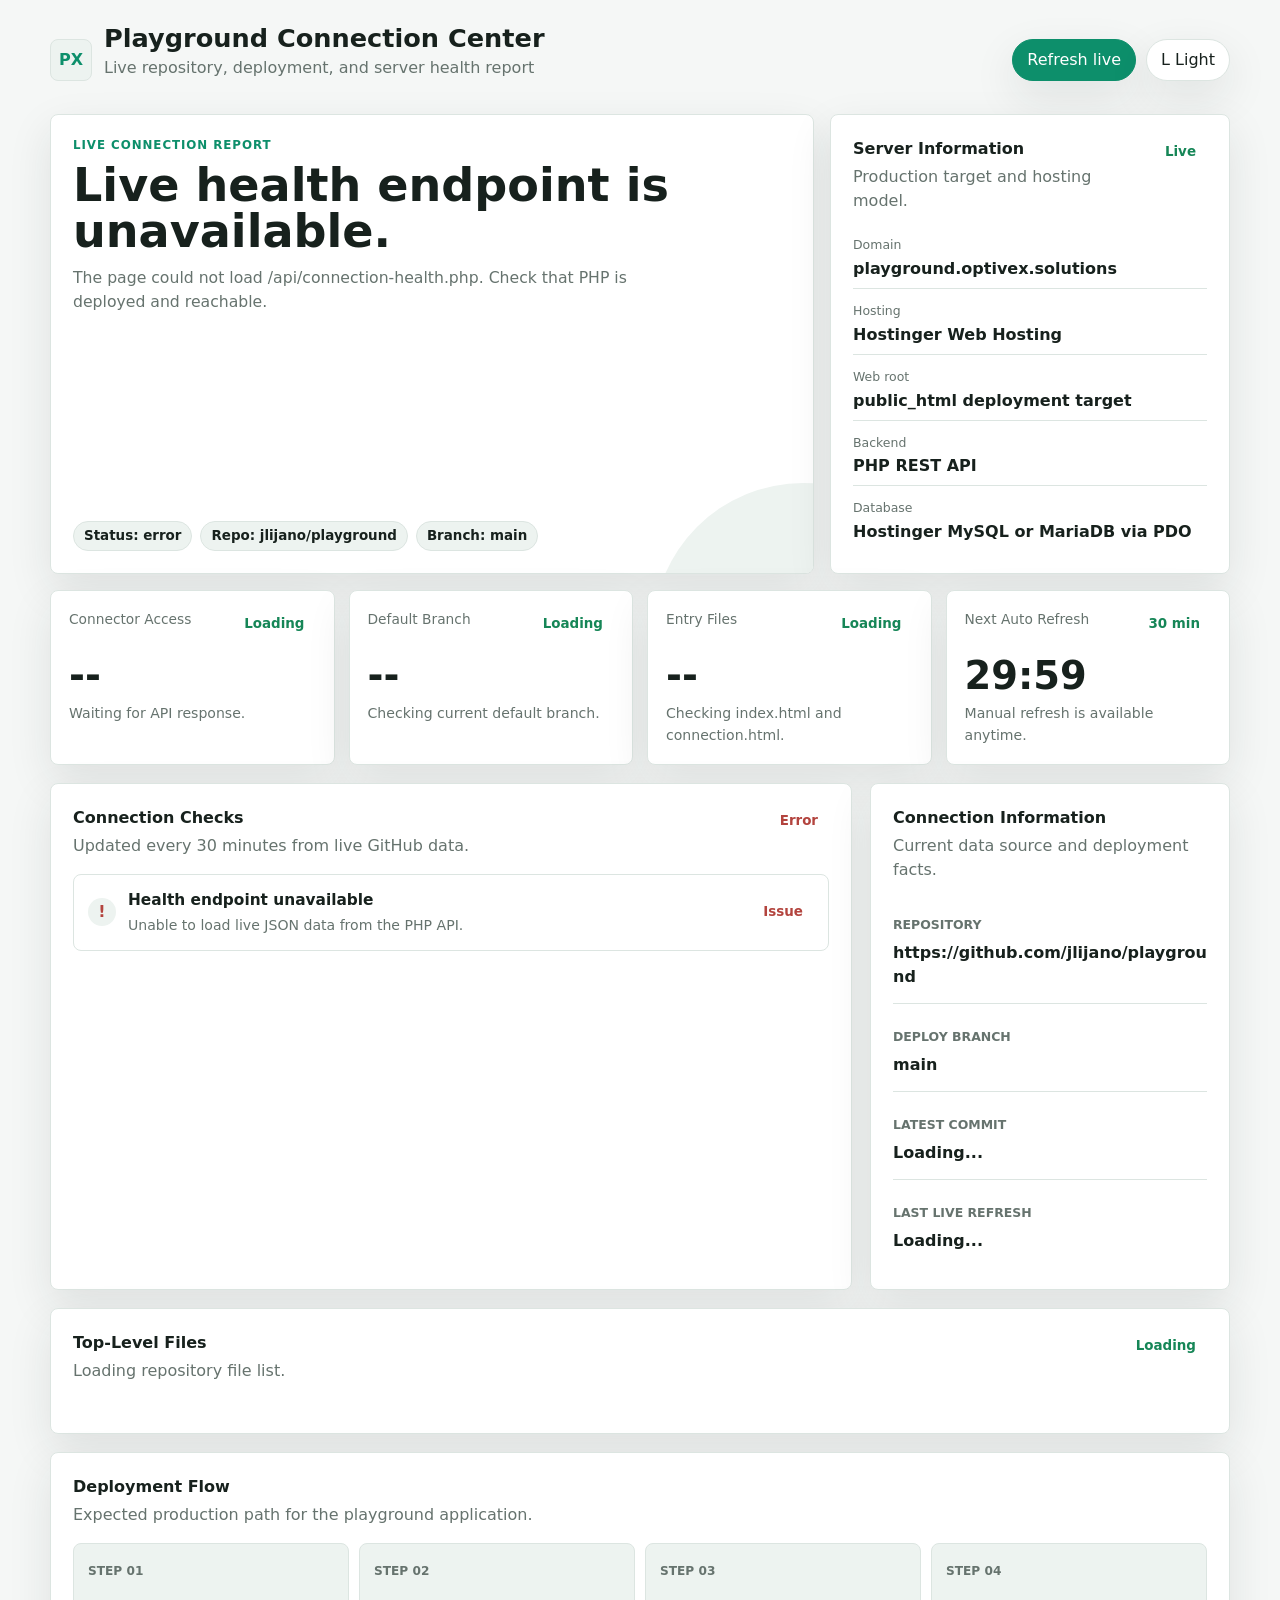
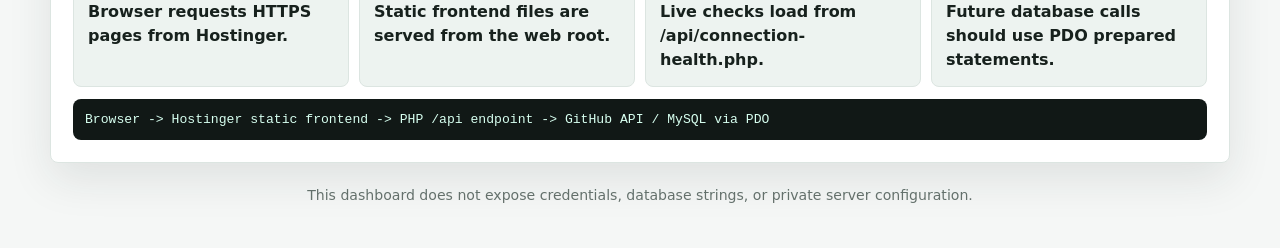
<file: connection.html>
<!doctype html>
<html lang="en">
<head>
  <meta charset="utf-8">
  <meta name="viewport" content="width=device-width, initial-scale=1">
  <meta name="color-scheme" content="light dark">
  <title>Playground Connection Dashboard</title>
  <style>
    :root{color-scheme:light;--bg:#f5f7f6;--surface:#fff;--soft:#edf3f0;--text:#17211d;--muted:#66736e;--line:#dce5e1;--accent:#0d8f6b;--good:#168657;--warn:#ad6900;--bad:#b3443e;--shadow:0 16px 44px rgb(28 44 38 / .10)}
    [data-theme="dark"]{color-scheme:dark;--bg:#101413;--surface:#171d1b;--soft:#202a27;--text:#eef5f1;--muted:#9daad4;--line:#2e3b37;--accent:#62d6af;--good:#67d7a1;--warn:#ffc46b;--bad:#ff9b93;--shadow:0 16px 44px rgb(0 0 0 / .30)}
    *{box-sizing:border-box}body{margin:0;min-height:100vh;background:var(--bg);color:var(--text);font-family:Inter,ui-sans-serif,system-ui,-apple-system,BlinkMacSystemFont,"Segoe UI",sans-serif;line-height:1.5}.page{width:min(1180px,calc(100% - 32px));margin:0 auto;padding:24px 0 42px}.topbar,.panel-head,.metric-head{display:flex;align-items:flex-start;justify-content:space-between;gap:16px}.topbar{align-items:center;margin-bottom:18px}.brand{display:flex;align-items:center;gap:12px;min-width:0}.logo{width:42px;height:42px;display:grid;place-items:center;border:1px solid var(--line);border-radius:8px;background:var(--soft);color:var(--accent);font-weight:850;flex:0 0 auto}h1,h2,h3,p{margin-top:0}h1{margin-bottom:3px;font-size:clamp(1.1rem,2vw,1.65rem);line-height:1.15}h2{margin-bottom:4px;font-size:1rem}h3{margin-bottom:3px;font-size:.96rem}p{color:var(--muted)}button{font:inherit}.actions{display:flex;align-items:center;gap:10px}.theme,.refresh{min-height:42px;border:1px solid var(--line);border-radius:999px;padding:0 14px;background:var(--surface);color:var(--text);box-shadow:var(--shadow);cursor:pointer;white-space:nowrap}.refresh{background:var(--accent);border-color:var(--accent);color:#fff}.refresh:disabled{cursor:wait;opacity:.7}.hero{display:grid;grid-template-columns:minmax(0,1fr) minmax(400px,.5fr);gap:16px;margin-bottom:16px}.panel,.metric,.check,.flow-step{border:1px solid var(--line);border-radius:8px;background:var(--surface);box-shadow:var(--shadow)}.panel{padding:clamp(16px,2.2vw,22px)}.hero-main{min-height:220px;display:flex;flex-direction:column;justify-content:space-between;overflow:hidden;position:relative}.hero-main:after{content:"";position:absolute;right:-140px;bottom:-210px;width:300px;height:300px;border-radius:50%;background:var(--soft);pointer-events:none}.eyebrow{margin-bottom:7px;color:var(--accent);font-size:.74rem;font-weight:850;letter-spacing:.08em;text-transform:uppercase}.headline{max-width:680px;margin-bottom:12px;font-size:clamp(1.85rem,3.6vw,3.35rem);line-height:1;letter-spacing:0}.lead{max-width:620px;margin-bottom:0;font-size:.98rem}.pills{position:relative;z-index:1;display:flex;flex-wrap:wrap;gap:8px;margin-top:18px}.pill,.chip{display:inline-flex;align-items:center;min-height:30px;border-radius:999px;padding:0 10px;border:1px solid var(--line);background:var(--soft);color:var(--text);font-size:.84rem;font-weight:760}.chip{background:transparent;color:var(--good);border-color:transparent}.chip.warn{color:var(--warn)}.chip.bad{color:var(--bad)}.server-list,.checks,.timeline,.files{display:grid;gap:6px}.info{display:grid;grid-template-columns:1fr;gap:2px;padding:7px 0;border-bottom:1px solid var(--line)}.info:last-child{border-bottom:0}.label{color:var(--muted);font-size:.78rem}.value{min-width:0;overflow-wrap:anywhere;word-break:normal;font-weight:760}.metrics{display:grid;grid-template-columns:repeat(4,minmax(0,1fr));gap:14px;margin-bottom:18px}.metric{min-height:132px;padding:18px}.metric-head{color:var(--muted);font-size:.86rem}.metric strong{display:block;margin-top:18px;font-size:clamp(1.7rem,3vw,2.5rem);line-height:1}.metric p{margin:8px 0 0;font-size:.88rem}.main-grid{display:grid;grid-template-columns:minmax(0,1fr) 360px;gap:18px;margin-bottom:18px}.check{display:grid;grid-template-columns:28px minmax(0,1fr) auto;gap:12px;align-items:center;padding:14px;box-shadow:none}.icon{width:28px;height:28px;display:grid;place-items:center;border-radius:50%;background:var(--soft);color:var(--good);font-weight:900}.icon.warn{color:var(--warn)}.icon.bad{color:var(--bad)}.check p{margin:0;font-size:.88rem}.timeline-item{padding:14px 0;border-bottom:1px solid var(--line)}.timeline-item:last-child{border-bottom:0}.timeline-item span{color:var(--muted);font-size:.78rem;font-weight:850;text-transform:uppercase}.timeline-item p{margin:5px 0 0;color:var(--text);font-weight:760;overflow-wrap:anywhere}.flow{display:grid;grid-template-columns:repeat(4,minmax(0,1fr));gap:10px}.flow-step{min-height:116px;padding:14px;background:var(--soft);box-shadow:none}.flow-step span{color:var(--muted);font-size:.76rem;font-weight:850;text-transform:uppercase}.flow-step strong{display:block;margin-top:18px}.file-list{display:flex;flex-wrap:wrap;gap:8px;margin-top:12px}.file-pill{border:1px solid var(--line);border-radius:999px;padding:6px 10px;background:var(--soft);font-size:.84rem;color:var(--text)}code{display:block;margin-top:12px;padding:11px 12px;border-radius:8px;background:#111816;color:#d7fff0;overflow-x:auto;white-space:nowrap;font-family:"SFMono-Regular",Consolas,"Liberation Mono",monospace;font-size:.82rem}.note{margin:22px 0 0;text-align:center;font-size:.88rem}.reveal{animation:rise 520ms ease both}.reveal:nth-child(2){animation-delay:70ms}.reveal:nth-child(3){animation-delay:130ms}@keyframes rise{from{opacity:0;transform:translateY(14px)}to{opacity:1;transform:translateY(0)}}@media(max-width:1080px){.hero,.main-grid{grid-template-columns:1fr}.metrics,.flow{grid-template-columns:repeat(2,minmax(0,1fr))}}@media(max-width:640px){.page{width:min(100% - 20px,1180px);padding-top:16px}.topbar{align-items:flex-start}.brand p,.theme span+span{display:none}.actions{gap:6px}.theme,.refresh{min-height:40px;padding:0 11px}.panel{padding:16px}.hero-main{min-height:210px}.metrics,.flow{grid-template-columns:1fr}.check{grid-template-columns:28px minmax(0,1fr)}.check .chip{grid-column:2;justify-self:start}}
  </style>
</head>
<body>
  <main class="page">
    <header class="topbar">
      <div class="brand"><div class="logo" aria-hidden="true">PX</div><div><h1>Playground Connection Center</h1><p>Live repository, deployment, and server health report</p></div></div>
      <div class="actions"><button class="refresh" type="button" id="refreshButton">Refresh live</button><button class="theme" type="button" id="themeToggle" aria-label="Toggle light and dark mode"><span id="themeIcon">T</span> <span id="themeLabel">Theme</span></button></div>
    </header>
    <section class="hero">
      <div class="panel hero-main reveal"><div><p class="eyebrow" id="sourceLabel">Live connection report</p><h2 class="headline" id="headline">Checking GitHub connection...</h2><p class="lead" id="lead">Loading current repository data from the PHP health endpoint.</p></div><div class="pills"><span class="pill" id="overallPill">Status: loading</span><span class="pill" id="repoPill">Repo: jlijano/playground</span><span class="pill" id="branchPill">Branch: main</span></div></div>
      <aside class="panel reveal" aria-label="Server information"><div class="panel-head"><div><h2>Server Information</h2><p>Production target and hosting model.</p></div><span class="chip" id="serverChip">Live</span></div><div class="server-list"><div class="info"><span class="label">Domain</span><span class="value" id="serverDomain">playground.optivex.solutions</span></div><div class="info"><span class="label">Hosting</span><span class="value" id="serverHosting">Hostinger Web Hosting</span></div><div class="info"><span class="label">Web root</span><span class="value" id="serverRoot">public_html deployment target</span></div><div class="info"><span class="label">Backend</span><span class="value" id="serverBackend">PHP REST API</span></div><div class="info"><span class="label">Database</span><span class="value" id="serverDatabase">Hostinger MySQL or MariaDB via PDO</span></div></div></aside>
    </section>
    <section class="metrics" aria-label="Health statistics"><article class="metric reveal"><div class="metric-head"><span>Connector Access</span><span class="chip" id="repoChip">Loading</span></div><strong id="repoMetric">--</strong><p id="repoMetricText">Waiting for API response.</p></article><article class="metric reveal"><div class="metric-head"><span>Default Branch</span><span class="chip" id="branchChip">Loading</span></div><strong id="branchMetric">--</strong><p id="branchMetricText">Checking current default branch.</p></article><article class="metric reveal"><div class="metric-head"><span>Entry Files</span><span class="chip" id="fileChip">Loading</span></div><strong id="fileMetric">--</strong><p id="fileMetricText">Checking index.html and connection.html.</p></article><article class="metric reveal"><div class="metric-head"><span>Next Auto Refresh</span><span class="chip" id="refreshChip">30 min</span></div><strong id="countdownMetric">--</strong><p id="refreshMetricText">Manual refresh is available anytime.</p></article></section>
    <section class="main-grid"><div class="panel reveal"><div class="panel-head"><div><h2>Connection Checks</h2><p>Updated every 30 minutes from live GitHub data.</p></div><span class="chip" id="checksChip">Loading</span></div><div class="checks" id="checksList"></div></div><aside class="panel reveal"><div class="panel-head"><div><h2>Connection Information</h2><p>Current data source and deployment facts.</p></div></div><div class="timeline"><div class="timeline-item"><span>Repository</span><p id="repoUrl">https://github.com/jlijano/playground</p></div><div class="timeline-item"><span>Deploy branch</span><p id="deployBranch">main</p></div><div class="timeline-item"><span>Latest commit</span><p id="commitSha">Loading...</p></div><div class="timeline-item"><span>Last live refresh</span><p id="lastRefresh">Loading...</p></div></div></aside></section>
    <section class="panel reveal"><div class="panel-head"><div><h2>Top-Level Files</h2><p id="filesSummary">Loading repository file list.</p></div><span class="chip" id="filesChip">Loading</span></div><div class="file-list" id="fileList"></div></section>
    <section class="panel reveal" style="margin-top:18px"><div class="panel-head"><div><h2>Deployment Flow</h2><p>Expected production path for the playground application.</p></div></div><div class="flow"><div class="flow-step"><span>Step 01</span><strong>Browser requests HTTPS pages from Hostinger.</strong></div><div class="flow-step"><span>Step 02</span><strong>Static frontend files are served from the web root.</strong></div><div class="flow-step"><span>Step 03</span><strong>Live checks load from /api/connection-health.php.</strong></div><div class="flow-step"><span>Step 04</span><strong>Future database calls should use PDO prepared statements.</strong></div></div><code>Browser -> Hostinger static frontend -> PHP /api endpoint -> GitHub API / MySQL via PDO</code></section>
    <p class="note">This dashboard does not expose credentials, database strings, or private server configuration.</p>
  </main>
  <script>
    const root=document.documentElement;
    const toggle=document.querySelector("#themeToggle");
    const icon=document.querySelector("#themeIcon");
    const label=document.querySelector("#themeLabel");
    const refreshButton=document.querySelector("#refreshButton");
    const savedTheme=localStorage.getItem("playground-theme");
    const prefersDark=window.matchMedia("(prefers-color-scheme: dark)").matches;
    const refreshIntervalMs=30*60*1000;
    let nextRefreshAt=Date.now()+refreshIntervalMs;
    let countdownTimer;
    let loadingHealth=false;

    function applyTheme(theme){root.dataset.theme=theme;icon.textContent=theme==="dark"?"D":"L";label.textContent=theme==="dark"?"Dark":"Light"}
    function setText(id,value){const node=document.querySelector("#"+id);if(node)node.textContent=value}
    function setChip(id,state,text){const node=document.querySelector("#"+id);if(!node)return;node.className="chip"+(state==="warn"?" warn":state==="bad"?" bad":"");node.textContent=text}
    function formatTime(value){if(!value)return "Unavailable";return new Intl.DateTimeFormat(undefined,{dateStyle:"medium",timeStyle:"short"}).format(new Date(value))}
    function shortSha(value){return value?value.slice(0,12):"Unavailable"}
    function escapeText(value){return String(value??"").replace(/[&<>"']/g,match=>({"&":"&amp;","<":"&lt;",">":"&gt;","\"":"&quot;","'":"&#039;"}[match]))}

    function renderChecks(checks){
      const list=document.querySelector("#checksList");
      list.innerHTML=checks.map(check=>{
        const state=check.ok?"":" warn";
        const chipClass=check.ok?"chip":"chip warn";
        const status=check.ok?"Pass":"Issue";
        return `<div class="check"><div class="icon${state}">${check.ok?"+":"!"}</div><div><h3>${escapeText(check.label)}</h3><p>${escapeText(check.detail)} Status ${escapeText(check.status_code||"n/a")}</p></div><span class="${chipClass}">${status}</span></div>`;
      }).join("");
    }

    function renderFiles(files){
      const list=document.querySelector("#fileList");
      if(!files.top_level_available){
        setChip("filesChip","warn","Limited");
        setText("filesSummary","The API could not load the top-level repository listing.");
        list.innerHTML='<span class="file-pill">Listing unavailable</span>';
        return;
      }
      setChip("filesChip","","Live");
      setText("filesSummary",`${files.top_level.length} top-level item${files.top_level.length===1?"":"s"} loaded from GitHub.`);
      list.innerHTML=files.top_level.map(file=>`<span class="file-pill">${escapeText(file.type)}: ${escapeText(file.name)}</span>`).join("");
    }

    function render(data){
      const healthy=data.ok===true;
      setText("headline",healthy?"GitHub connection is live and healthy.":"GitHub connection is live with issues.");
      setText("lead",healthy?"The page is reading current repository data from the PHP health endpoint.":"The live endpoint responded, but one or more checks need attention.");
      setText("sourceLabel",`${data.source.provider} / ${data.source.cached?"cached":"fresh"}`);
      setText("overallPill",`Status: ${data.status}`);
      setText("repoPill",`Repo: ${data.source.repository}`);
      setText("branchPill",`Branch: ${data.source.branch}`);
      setText("repoMetric",data.repository.reachable?"Live":"Down");
      setText("repoMetricText",data.repository.reachable?"Repository metadata is reachable.":"Repository metadata is not reachable.");
      setChip("repoChip",data.repository.reachable?"":"bad",data.repository.reachable?"Pass":"Issue");
      setText("branchMetric",data.repository.default_branch||"--");
      setText("branchMetricText",data.repository.default_branch_matches?"Default branch matches main.":"Default branch does not match main.");
      setChip("branchChip",data.repository.default_branch_matches?"":"warn",data.repository.default_branch_matches?"Pass":"Check");
      const fileCount=[data.files.index_html.exists,data.files.connection_html.exists].filter(Boolean).length;
      setText("fileMetric",`${fileCount}/2`);
      setText("fileMetricText","Checked index.html and connection.html on main.");
      setChip("fileChip",fileCount===2?"":"warn",fileCount===2?"Pass":"Check");
      setChip("checksChip",healthy?"":"warn",healthy?"Healthy":"Degraded");
      setText("repoUrl",data.repository.html_url);
      setText("deployBranch",data.branch.name);
      setText("commitSha",shortSha(data.branch.commit_sha));
      setText("lastRefresh",formatTime(data.generated_at));
      setText("serverDomain",data.server.domain);
      setText("serverHosting",data.server.hosting);
      setText("serverRoot",data.server.web_root);
      setText("serverBackend",data.server.backend);
      setText("serverDatabase",data.server.database);
      renderChecks(data.checks);
      renderFiles(data.files);
    }

    async function loadHealth(force=false){
      if(loadingHealth)return;
      loadingHealth=true;
      refreshButton.disabled=true;
      refreshButton.textContent=force?"Refreshing...":"Loading...";
      try{
        const response=await fetch(`api/connection-health.php${force?"?refresh=1":""}`,{cache:"no-store"});
        const data=await response.json();
        render(data);
      }catch(error){
        setText("headline","Live health endpoint is unavailable.");
        setText("lead","The page could not load /api/connection-health.php. Check that PHP is deployed and reachable.");
        setText("overallPill","Status: error");
        setChip("checksChip","bad","Error");
        document.querySelector("#checksList").innerHTML='<div class="check"><div class="icon bad">!</div><div><h3>Health endpoint unavailable</h3><p>Unable to load live JSON data from the PHP API.</p></div><span class="chip bad">Issue</span></div>';
      }finally{
        nextRefreshAt=Date.now()+refreshIntervalMs;
        loadingHealth=false;
        refreshButton.disabled=false;
        refreshButton.textContent="Refresh live";
      }
    }

    function updateCountdown(){
      const remaining=Math.max(0,nextRefreshAt-Date.now());
      const minutes=Math.floor(remaining/60000);
      const seconds=Math.floor((remaining%60000)/1000);
      setText("countdownMetric",`${String(minutes).padStart(2,"0")}:${String(seconds).padStart(2,"0")}`);
      if(remaining===0)loadHealth(false);
    }

    applyTheme(savedTheme||(prefersDark?"dark":"light"));
    toggle.addEventListener("click",()=>{const nextTheme=root.dataset.theme==="dark"?"light":"dark";localStorage.setItem("playground-theme",nextTheme);applyTheme(nextTheme)});
    refreshButton.addEventListener("click",()=>loadHealth(true));
    loadHealth(false);
    countdownTimer=setInterval(updateCountdown,1000);
  </script>
</body>
</html>
</file>
